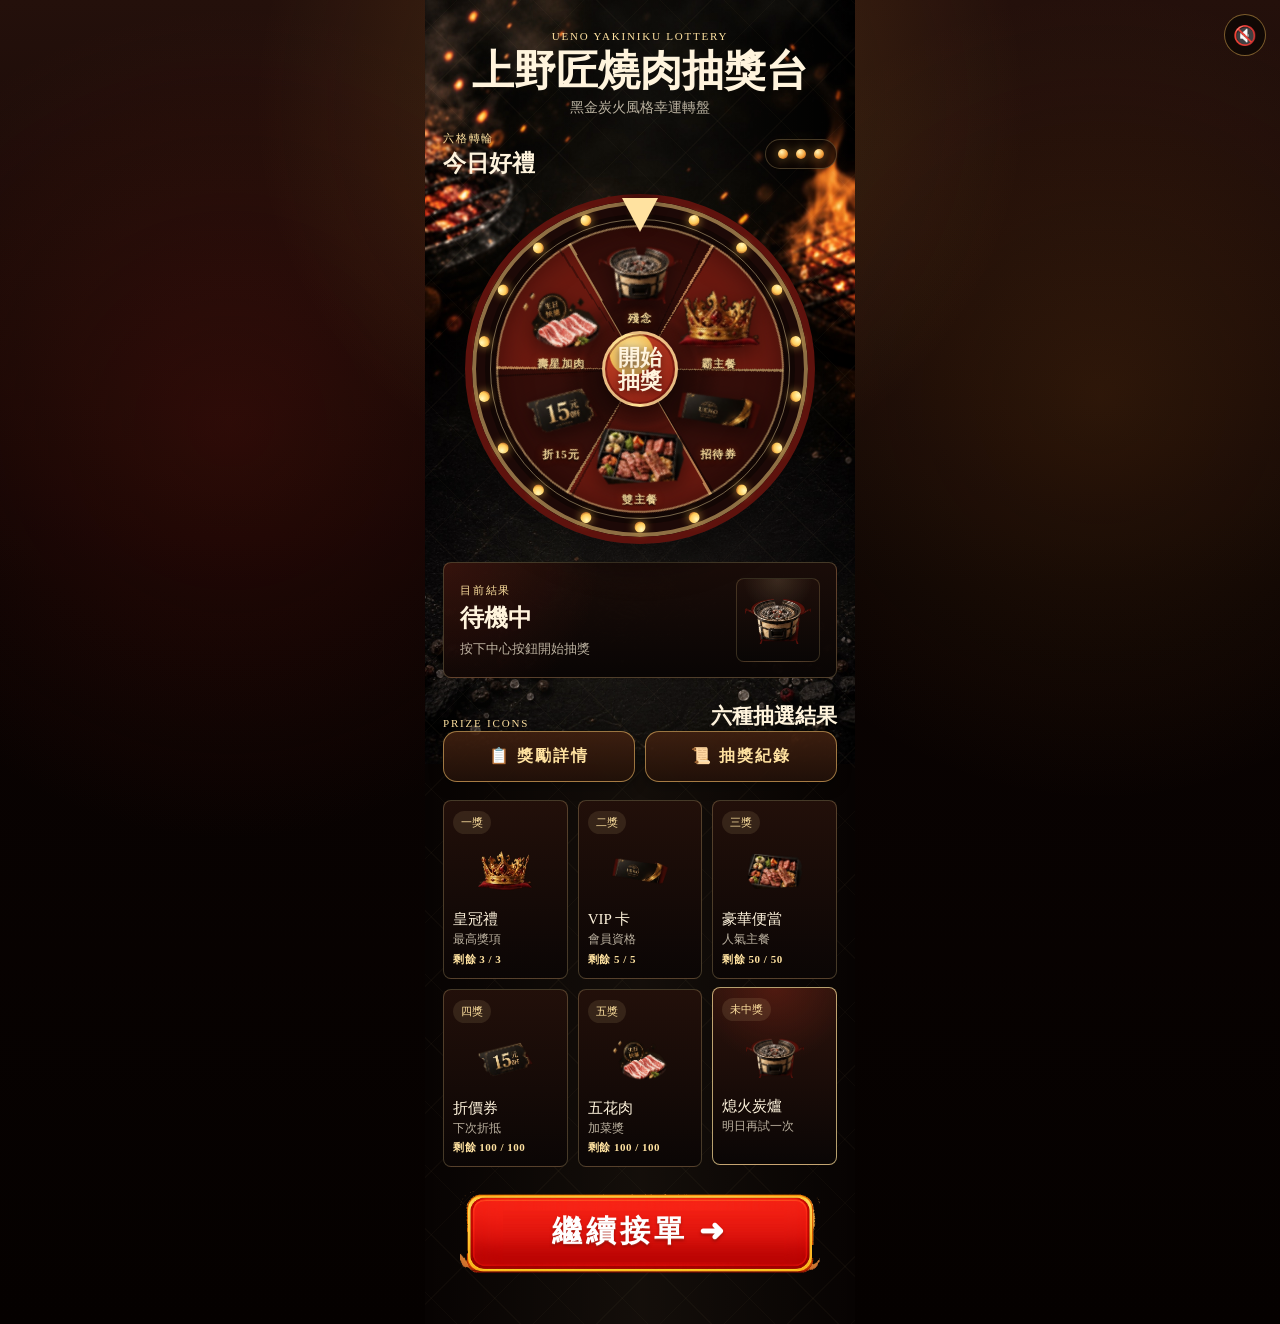
<file: slot/index.html>
<!doctype html>
<html lang="zh-Hant">
<head>
  <meta charset="utf-8" />
  <meta name="viewport" content="width=device-width, initial-scale=1, viewport-fit=cover" />
  <meta name="theme-color" content="#120705" />
  <title>上野匠燒肉幸運轉盤</title>
  <link rel="stylesheet" href="./style.css?v=26" />
</head>
<body>
  <main class="lottery-app">
    <header class="brand-bar">
      <p class="brand-bar__eyebrow">UENO YAKINIKU LOTTERY</p>
      <h1 class="brand-bar__title">上野匠燒肉抽獎台</h1>
      <p class="brand-bar__subtitle">黑金炭火風格幸運轉盤</p>
    </header>

    <section class="wheel-stage" aria-labelledby="wheelTitle">
      <div class="stage-heading">
        <div>
          <p class="stage-heading__eyebrow">六格轉輪</p>
          <h2 id="wheelTitle" class="stage-heading__title">今日好禮</h2>
        </div>
        <div class="stage-lamps" aria-hidden="true">
          <span></span>
          <span></span>
          <span></span>
        </div>
      </div>

      <div class="fortune-machine">
        <div class="wheel-head">
          <div class="wheel-bulbs" data-bulb-ring aria-hidden="true"></div>
          <div class="wheel-pointer" aria-hidden="true"></div>

          <div class="wheel-rotator" data-wheel-rotator>
            <div class="wheel-face" data-wheel-track></div>
          </div>

          <button id="spinButton" class="center-spin" type="button">
            <span>開始</span>
            <span>抽獎</span>
          </button>
        </div>

        <div class="machine-neck" aria-hidden="true"></div>
        <div class="machine-base" aria-hidden="true"></div>
      </div>
    </section>

    <section class="draw-panel" aria-labelledby="drawStatusTitle">
      <div class="draw-status">
        <div class="draw-status__copy">
          <p class="draw-status__eyebrow" id="drawStatusTitle">目前結果</p>
          <strong id="resultLabel" class="draw-status__title">待機中</strong>
          <p id="resultDetail" class="draw-status__detail">按下中心按鈕開始抽獎</p>
        </div>
        <div class="draw-status__icon">
          <img id="resultIcon" src="./assets/prizes/ember-grill.png" alt="目前結果圖示" />
        </div>
      </div>
      <p id="resultCS" class="draw-status__cs"></p>
    </section>

    <section class="prize-grid" aria-labelledby="prizeGridTitle">
      <div class="section-heading">
        <p class="section-heading__eyebrow">Prize Icons</p>
        <h2 id="prizeGridTitle" class="section-heading__title">六種抽選結果</h2>
      </div>

      <div class="detail-row">
        <button id="prizeDetailBtn" class="detail-btn" type="button">📋 獎勵詳情</button>
        <button id="historyBtn" class="detail-btn" type="button">📜 抽獎紀錄</button>
      </div>

      <div id="prizeCards" class="prize-grid__cards"></div>
    </section>

    <a class="back-to-game" href="../index.html">繼續接單 ➜</a>
  </main>

  <audio id="bgm" loop preload="auto" src="../assets/bgm.mp3"></audio>
  <button id="muteBtn" class="mute-btn" type="button" aria-label="背景音樂開關">🔊</button>
  <script src="./app.js?v=22"></script>
</body>
</html>
</file>
<file: slot/style.css>
* {
  box-sizing: border-box;
}

:root {
  --charcoal: #090403;
  --coal: #160807;
  --lacquer: #220d09;
  --lacquer-red: #8f2117;
  --deep-red: #5e120d;
  --ivory: #fff1bd;
  --gold: #dba64f;
  --gold-light: #ffe2a0;
  --gold-dark: #7a4518;
  --text: #fff4dd;
  --muted: rgba(255, 244, 221, 0.72);
  --line: rgba(255, 219, 150, 0.24);
  --page-width: min(100vw, 430px);
  --pad: 18px;
}

html,
body {
  margin: 0;
  min-height: 100%;
  background:
    radial-gradient(circle at 50% 8%, rgba(230, 156, 58, 0.2), transparent 28%),
    radial-gradient(circle at 18% 32%, rgba(120, 25, 15, 0.28), transparent 30%),
    radial-gradient(circle at 86% 30%, rgba(167, 92, 28, 0.18), transparent 28%),
    linear-gradient(180deg, #24100b 0%, #0a0302 44%, #050100 100%);
  color: var(--text);
  font-family: "BiauKai TC", "STKaiti", "Noto Serif TC", "PingFang TC", "Microsoft JhengHei", serif;
}

body {
  overflow-x: hidden;
}

button {
  font: inherit;
}

.lottery-app {
  position: relative;
  width: var(--page-width);
  min-height: 100dvh;
  margin: 0 auto;
  padding: 18px var(--pad) 28px;
  overflow: hidden;
  isolation: isolate;
  background-color: #070302;
  background-image: url("./assets/bg-fire.jpg");
  background-repeat: no-repeat;
  background-position: top center;
  background-size: 100% auto;
}

.lottery-app::before {
  content: "";
  position: absolute;
  inset: 0;
  z-index: -2;
  background:
    linear-gradient(90deg, transparent, rgba(255, 225, 160, 0.05), transparent),
    repeating-linear-gradient(
      135deg,
      transparent 0 22px,
      rgba(255, 214, 137, 0.04) 22px 23px,
      transparent 23px 45px
    );
}

.brand-bar {
  padding: 6px 2px 14px;
  text-align: center;
}

.brand-bar__eyebrow,
.stage-heading__eyebrow,
.section-heading__eyebrow,
.draw-status__eyebrow {
  margin: 0;
  color: var(--gold-light);
  font-size: 11px;
  letter-spacing: 1.8px;
  text-transform: uppercase;
}

.brand-bar__title {
  margin: 8px 0 5px;
  font-size: clamp(34px, 8vw, 42px);
  line-height: 1.04;
  font-weight: 900;
}

.brand-bar__subtitle {
  margin: 0;
  color: var(--muted);
  font-size: 14px;
}

.wheel-stage,
.draw-panel,
.prize-grid {
  position: relative;
}

.stage-heading,
.draw-status {
  display: flex;
  align-items: center;
  justify-content: space-between;
  gap: 12px;
}

.stage-heading__title,
.section-heading__title {
  margin: 5px 0 0;
  font-size: 23px;
  line-height: 1.12;
}

.stage-lamps {
  display: flex;
  gap: 8px;
  padding: 9px 12px;
  border: 1px solid var(--line);
  border-radius: 999px;
  background: rgba(14, 7, 5, 0.72);
}

.stage-lamps span {
  width: 10px;
  height: 10px;
  border-radius: 50%;
  background: radial-gradient(circle at 35% 30%, #fff5b7, #f3a13b 58%, #7e2a10);
  box-shadow: 0 0 11px rgba(255, 195, 90, 0.52);
}

.fortune-machine {
  position: relative;
  margin: 18px auto 8px;
  width: min(100%, 378px);
  min-height: auto;
}

.wheel-head {
  position: relative;
  width: min(100%, 350px);
  aspect-ratio: 1 / 1;
  margin: 0 auto;
  border-radius: 50%;
  background:
    radial-gradient(circle at 38% 28%, rgba(255, 241, 188, 0.34), transparent 9%),
    radial-gradient(circle, #32120c 0 57%, #120604 59% 100%);
  border: 7px solid var(--deep-red);
  box-shadow:
    inset 0 0 0 4px rgba(255, 214, 130, 0.5),
    inset 0 0 0 13px rgba(31, 10, 7, 0.86),
    0 20px 34px rgba(0, 0, 0, 0.42);
  z-index: 2;
}

.wheel-head::before {
  content: "";
  position: absolute;
  inset: 18px;
  border-radius: 50%;
  border: 1px solid rgba(255, 232, 171, 0.42);
  pointer-events: none;
  z-index: 5;
}

.wheel-pointer {
  position: absolute;
  top: -3px;
  left: 50%;
  width: 0;
  height: 0;
  transform: translateX(-50%);
  border-left: 18px solid transparent;
  border-right: 18px solid transparent;
  border-bottom: 0;
  border-top: 34px solid var(--gold-light);
  filter: drop-shadow(0 -5px 8px rgba(0, 0, 0, 0.42));
  z-index: 8;
}

/* 轉盤旋轉角度：可動畫的自訂屬性，供獎項圖片反向抵銷以保持永遠正立 */
@property --spin {
  syntax: "<angle>";
  inherits: true;
  initial-value: 0deg;
}

.wheel-rotator {
  position: absolute;
  inset: 24px;
  border-radius: 50%;
  overflow: hidden;
  --spin: 0deg;
  transform: rotate(0deg);
  transition: transform 2800ms cubic-bezier(0.12, 0.84, 0.2, 1),
    --spin 2800ms cubic-bezier(0.12, 0.84, 0.2, 1);
  will-change: transform;
  background:
    radial-gradient(circle, rgba(20, 6, 4, 0.55) 0 26%, transparent 40%),
    conic-gradient(
      from -30deg,
      #7c1d12 0deg 60deg,
      #3a0f0a 60deg 120deg,
      #7c1d12 120deg 180deg,
      #3a0f0a 180deg 240deg,
      #7c1d12 240deg 300deg,
      #3a0f0a 300deg 360deg
    );
  box-shadow:
    inset 0 0 0 2px rgba(255, 222, 150, 0.6),
    inset 0 0 30px rgba(20, 4, 3, 0.55);
  z-index: 2;
}

.wheel-face {
  position: absolute;
  inset: 0;
  border-radius: 50%;
  background:
    repeating-conic-gradient(from -30deg, rgba(255, 214, 138, 0.55) 0deg 1.1deg, transparent 1.1deg 60deg),
    repeating-conic-gradient(from -30deg, rgba(0, 0, 0, 0.35) 1.1deg 2deg, transparent 2deg 60deg),
    radial-gradient(circle, transparent 0 29%, rgba(22, 7, 5, 0.18) 31% 100%);
}

.wheel-prize {
  --angle: 0deg;
  position: absolute;
  left: 50%;
  top: 50%;
  width: 30%;
  display: flex;
  flex-direction: column;
  align-items: center;
  justify-content: center;
  gap: 0;
  transform: translate(-50%, -50%) rotate(var(--angle)) translateY(-100%) rotate(calc(-1 * (var(--angle) + var(--spin, 0deg))));
}

.wheel-prize img {
  width: 96%;
  aspect-ratio: 1 / 1;
  object-fit: contain;
  transform: scale(var(--wheel-scale, 1));
  filter: drop-shadow(0 6px 9px rgba(0, 0, 0, 0.42));
  user-select: none;
  -webkit-user-drag: none;
}

.wheel-prize__label {
  margin-top: -3px;
  font-weight: 800;
  font-size: 11px;
  line-height: 1;
  color: var(--gold-light);
  white-space: nowrap;
  letter-spacing: 1px;
  text-shadow: 0 1px 2px rgba(0, 0, 0, 0.95), 0 0 7px rgba(150, 50, 12, 0.6);
  pointer-events: none;
}

.wheel-bulbs {
  position: absolute;
  inset: 0;
  z-index: 7;
  pointer-events: none;
}

.wheel-bulb {
  --angle: 0deg;
  position: absolute;
  left: 50%;
  top: 50%;
  width: 11px;
  height: 11px;
  border-radius: 50%;
  background: radial-gradient(circle at 35% 28%, #fff8ba, #ffca57 55%, #9c4217 88%);
  box-shadow: 0 0 10px rgba(255, 198, 81, 0.7);
  transform: translate(-50%, -50%) rotate(var(--angle)) translateY(-158px);
}

.center-spin {
  position: absolute;
  left: 50%;
  top: 50%;
  width: 76px;
  aspect-ratio: 1 / 1;
  transform: translate(-50%, -50%);
  display: flex;
  flex-direction: column;
  align-items: center;
  justify-content: center;
  border: 3px solid rgba(255, 232, 162, 0.78);
  border-radius: 50%;
  background:
    radial-gradient(circle at 38% 28%, #fff4b4, #f4c05b 32%, #b83a21 34%, #7d170f 100%);
  color: #fff4dd;
  font-size: 22px;
  font-weight: 900;
  line-height: 1.05;
  letter-spacing: 0;
  text-shadow: 0 2px 8px rgba(40, 5, 3, 0.8);
  box-shadow:
    inset 0 0 0 2px rgba(85, 12, 8, 0.45),
    0 8px 18px rgba(0, 0, 0, 0.45);
  cursor: pointer;
  z-index: 9;
}

.center-spin:disabled {
  cursor: wait;
  filter: saturate(0.75);
}

.machine-neck {
  display: none;
  position: relative;
  width: 132px;
  height: 124px;
  margin: -22px auto 0;
  background:
    linear-gradient(90deg, #4e120d, #b52f1d 50%, #4e120d);
  clip-path: polygon(30% 0, 70% 0, 100% 100%, 0 100%);
  box-shadow: inset 0 10px 22px rgba(255, 216, 137, 0.12);
  z-index: 1;
}

.machine-base {
  display: none;
  position: relative;
  width: 100%;
  height: 34px;
  margin: -3px auto 0;
  border-radius: 999px;
  background:
    linear-gradient(180deg, #f2bd5d 0 12%, #9f2418 14% 78%, #4d0c08 100%);
  border: 1px solid rgba(255, 218, 145, 0.42);
  box-shadow:
    inset 0 4px 8px rgba(255, 224, 149, 0.18),
    0 14px 22px rgba(0, 0, 0, 0.32);
}

.draw-panel {
  margin-top: 18px;
}

.draw-status {
  padding: 15px 16px;
  border: 1px solid var(--line);
  border-radius: 8px;
  background:
    radial-gradient(circle at top left, rgba(177, 48, 27, 0.18), transparent 38%),
    linear-gradient(180deg, rgba(27, 13, 9, 0.96), rgba(9, 5, 4, 0.98));
}

.draw-status__copy {
  min-width: 0;
  flex: 1;
}

.draw-status__title {
  display: block;
  margin-top: 7px;
  font-size: 24px;
  line-height: 1.1;
}

.draw-status__detail {
  margin: 8px 0 0;
  color: var(--muted);
  font-size: 13px;
  line-height: 1.35;
}

.draw-status__icon {
  display: flex;
  align-items: center;
  justify-content: center;
  width: 84px;
  aspect-ratio: 1;
  border-radius: 8px;
  border: 1px solid rgba(255, 218, 145, 0.18);
  background:
    radial-gradient(circle at top, rgba(255, 229, 172, 0.13), transparent 38%),
    linear-gradient(180deg, rgba(31, 15, 10, 0.98), rgba(9, 6, 5, 1));
}

.draw-status__icon img {
  width: 66px;
  height: 66px;
  object-fit: contain;
}

.prize-grid {
  margin-top: 22px;
}

.section-heading {
  display: flex;
  align-items: end;
  justify-content: space-between;
}

.section-heading__title {
  font-size: 21px;
}

.prize-grid__cards {
  display: grid;
  grid-template-columns: repeat(3, minmax(0, 1fr));
  gap: 10px;
  margin-top: 14px;
}

.prize-card {
  min-height: 128px;
  padding: 10px 9px 11px;
  border: 1px solid var(--line);
  border-radius: 8px;
  background:
    linear-gradient(180deg, rgba(35, 16, 10, 0.97), rgba(11, 6, 5, 0.98));
  transition: transform 160ms ease, border-color 160ms ease, background 160ms ease;
}

.prize-card.is-active {
  border-color: rgba(255, 225, 156, 0.7);
  background:
    radial-gradient(circle at top, rgba(171, 46, 28, 0.28), transparent 40%),
    linear-gradient(180deg, rgba(45, 19, 12, 0.98), rgba(10, 6, 5, 1));
  transform: translateY(-2px);
}

.prize-card__rank {
  display: inline-flex;
  margin-bottom: 8px;
  padding: 4px 8px;
  border-radius: 999px;
  color: var(--gold-light);
  background: rgba(255, 226, 160, 0.1);
  font-size: 11px;
}

.prize-card__icon {
  display: flex;
  align-items: center;
  justify-content: center;
  height: 58px;
  margin-bottom: 10px;
}

.prize-card__icon img {
  width: 58px;
  height: 58px;
  object-fit: contain;
}

.prize-card__name {
  margin: 0;
  font-size: 15px;
  line-height: 1.2;
}

.prize-card__note {
  margin: 4px 0 0;
  color: var(--muted);
  font-size: 12px;
  line-height: 1.3;
}

@media (max-width: 380px) {
  .lottery-app {
    padding-inline: 14px;
  }

  .fortune-machine {
    min-height: auto;
  }

  .wheel-head {
    width: min(100%, 326px);
  }

  .wheel-bulb {
    transform: translate(-50%, -50%) rotate(var(--angle)) translateY(-146px);
  }

  .center-spin {
    width: 68px;
    font-size: 17px;
  }

  .prize-grid__cards {
    gap: 8px;
  }

  .prize-card {
    min-height: 122px;
    padding-inline: 8px;
  }
}

@media (min-width: 720px) {
  .lottery-app {
    padding-top: 24px;
    padding-bottom: 42px;
  }
}

/* === 整合：版面修正 + 返回按鈕 + 客服提示 + 背景音樂開關 === */
.lottery-app { min-height: auto; }
.lottery-app::before {
  background:
    linear-gradient(90deg, transparent, rgba(255, 225, 160, 0.05), transparent),
    repeating-linear-gradient(135deg, transparent 0 22px, rgba(255, 214, 137, 0.028) 22px 23px, transparent 23px 45px),
    repeating-linear-gradient(45deg, transparent 0 22px, rgba(255, 214, 137, 0.028) 22px 23px, transparent 23px 45px);
}
.draw-status__cs {
  margin: 14px 0 0; padding: 12px 14px; border-radius: 12px;
  background: linear-gradient(180deg, rgba(219, 166, 79, 0.18), rgba(219, 166, 79, 0.08));
  border: 1px solid rgba(255, 226, 160, 0.5);
  color: var(--gold-light); font-size: 15px; font-weight: 700; line-height: 1.55;
  text-align: center; letter-spacing: 1px;
}
.draw-status__cs:empty { display: none; }
.back-to-game {
  display: flex; align-items: center; justify-content: center;
  width: 100%; max-width: 360px; aspect-ratio: 1100 / 272; margin: 20px auto 6px;
  background: url("./assets/btn_continue.png") center / contain no-repeat;
  text-decoration: none; color: #fff; font-size: 30px; font-weight: 900; letter-spacing: 4px;
  text-shadow: 0 2px 3px rgba(110, 8, 0, 0.55), 0 1px 0 rgba(255, 205, 160, 0.25);
}
.back-to-game:active { transform: translateY(2px); }
.mute-btn {
  position: fixed; top: 14px; right: 14px; z-index: 9999;
  width: 42px; height: 42px; border-radius: 50%;
  border: 1px solid rgba(214, 162, 77, 0.55); background: rgba(10, 6, 3, 0.72);
  color: var(--gold-light); font-size: 19px; line-height: 1; cursor: pointer;
  display: flex; align-items: center; justify-content: center; -webkit-tap-highlight-color: transparent;
}
.mute-btn:active { transform: scale(0.92); }

/* === 獎勵詳情 + 剩餘數量 === */
.prize-card__stock { margin: 4px 0 0; font-size: 11px; font-weight: 800; color: var(--gold-light); letter-spacing: 0.5px; }
.prize-card__stock.is-out { color: #ff7a5a; }

.detail-btn {
  display: block; width: 100%; margin: 2px 0 18px; padding: 14px;
  border: 1.5px solid rgba(255, 201, 112, 0.55); border-radius: 14px;
  background: linear-gradient(180deg, rgba(64, 32, 16, 0.92), rgba(34, 17, 9, 0.92));
  color: var(--gold-light); font-size: 16px; font-weight: 800; letter-spacing: 2px;
  cursor: pointer; box-shadow: 0 4px 14px rgba(0, 0, 0, 0.35); -webkit-tap-highlight-color: transparent;
}
.detail-btn:active { transform: translateY(1px); }

.prize-detail {
  position: fixed; inset: 0; z-index: 300; display: none;
  align-items: center; justify-content: center;
  background: rgba(8, 4, 3, 0.82); padding: 16px; box-sizing: border-box;
}
.prize-detail.open { display: flex; }
.prize-detail .pd-box {
  position: relative; width: 100%; max-width: 520px; max-height: 86vh; overflow-y: auto;
  -webkit-overflow-scrolling: touch;
  background: linear-gradient(180deg, #26140d, #160a07);
  border: 1.5px solid rgba(255, 201, 112, 0.5); border-radius: 20px;
  padding: 22px 16px 16px; box-shadow: 0 24px 60px rgba(0, 0, 0, 0.6);
}
.prize-detail .pd-title {
  font-size: 24px; font-weight: 900; color: var(--gold-light); text-align: center;
  letter-spacing: 3px; margin: 0 0 14px; text-shadow: 0 2px 0 #5a1c0a;
}
.prize-detail .pd-close {
  position: absolute; top: 12px; right: 14px; width: 34px; height: 34px;
  border: none; border-radius: 50%; background: rgba(255, 255, 255, 0.1);
  color: var(--gold-light); font-size: 22px; line-height: 1; cursor: pointer;
}
.prize-detail .pd-item {
  display: flex; gap: 12px; align-items: center;
  padding: 12px 4px; border-bottom: 1px solid rgba(255, 201, 112, 0.13);
}
.prize-detail .pd-item:last-child { border-bottom: none; }
.prize-detail .pd-item > img {
  width: 56px; height: 56px; flex: 0 0 56px; object-fit: contain;
  filter: drop-shadow(0 4px 6px rgba(0, 0, 0, 0.5));
}
.prize-detail .pd-info { flex: 1; min-width: 0; }
.prize-detail .pd-head { display: flex; align-items: center; gap: 8px; margin-bottom: 3px; }
.prize-detail .pd-rank {
  font-size: 12px; font-weight: 800; color: #3a1c08;
  background: linear-gradient(180deg, #ffd98a, #e0a64e); padding: 2px 8px; border-radius: 8px;
}
.prize-detail .pd-head b { font-size: 17px; color: #fff3dd; }
.prize-detail .pd-reward { font-size: 13px; line-height: 1.5; color: #e8d4b4; margin: 0 0 7px; }
.prize-detail .pd-stock { display: flex; justify-content: space-between; font-size: 12.5px; color: #caa97e; margin-bottom: 4px; }
.prize-detail .pd-left { font-weight: 800; color: var(--gold-light); }
.prize-detail .pd-left.is-out { color: #ff7a5a; }
.prize-detail .pd-bar { height: 6px; border-radius: 6px; background: rgba(255, 255, 255, 0.1); overflow: hidden; }
.prize-detail .pd-bar > i { display: block; height: 100%; border-radius: 6px; background: linear-gradient(90deg, #e0a64e, #ffd98a); }
.prize-detail .pd-foot { margin: 14px 2px 2px; font-size: 11.5px; color: #9c8059; text-align: center; line-height: 1.5; }

/* 兩顆按鈕並排（獎勵詳情 / 抽獎紀錄）*/
.detail-row { display: flex; gap: 10px; margin: 2px 0 18px; }
.detail-row .detail-btn { margin: 0; flex: 1; }

/* 抽獎紀錄清單 */
.hist-item { display: flex; gap: 12px; align-items: center; padding: 11px 4px; border-bottom: 1px solid rgba(255, 201, 112, 0.13); }
.hist-item:last-child { border-bottom: none; }
.hist-item > img { width: 44px; height: 44px; flex: 0 0 44px; object-fit: contain; filter: drop-shadow(0 3px 5px rgba(0, 0, 0, 0.5)); }
.hist-info { display: flex; flex-direction: column; gap: 2px; }
.hist-date { font-size: 13px; color: #caa97e; }
.hist-prize { font-size: 16px; font-weight: 800; color: var(--gold-light); }
.hist-prize.is-miss { color: #9c8059; font-weight: 600; }
.hist-empty { text-align: center; color: #9c8059; font-size: 15px; padding: 34px 0; line-height: 1.9; }

/* 中獎兌換碼 */
.redeem-code {
  display: inline-block; margin: 4px 0; padding: 5px 14px;
  font-family: ui-monospace, "SF Mono", Menlo, monospace; font-size: 21px; font-weight: 800; letter-spacing: 2px;
  color: #fff3dd; background: rgba(0, 0, 0, 0.35);
  border: 1px dashed rgba(255, 201, 112, 0.65); border-radius: 9px;
}
.draw-status__cs small { display: inline-block; margin-top: 7px; font-size: 12.5px; font-weight: 600; opacity: 0.92; }
.hist-code { font-family: ui-monospace, Menlo, monospace; font-size: 12px; color: #caa97e; letter-spacing: 1px; margin-top: 1px; }
.hist-countdown { font-size: 12px; color: #6fcf97; letter-spacing: 0.5px; margin-top: 2px; font-variant-numeric: tabular-nums; }
.hist-countdown.expired { color: #ff7a5a; font-weight: 800; letter-spacing: 1px; }
.prize-detail .pd-validity { margin: 16px 2px 2px; font-size: 13.5px; font-weight: 800; color: #ffce5e; text-align: center; letter-spacing: 0.5px; }

/* 使用按鈕 / 已使用 */
.hist-action { margin-left: auto; flex: 0 0 auto; padding-left: 8px; }
.hist-use-btn {
  padding: 8px 18px; border: none; border-radius: 11px;
  background: linear-gradient(180deg, #ffd98a, #e0a64e); color: #3a1c08;
  font-size: 15px; font-weight: 800; letter-spacing: 1px; cursor: pointer;
  box-shadow: 0 3px 0 #8a5a1e; -webkit-tap-highlight-color: transparent;
}
.hist-use-btn:active { transform: translateY(2px); box-shadow: 0 1px 0 #8a5a1e; }
.hist-used { font-size: 13px; font-weight: 800; color: #6fcf97; white-space: nowrap; }
.hist-item.is-used { opacity: 0.6; }
.hist-used-time { font-size: 11px; color: #9c8059; margin-top: 1px; }

/* 確定要使用？對話框 */
.confirm-dialog { position: fixed; inset: 0; z-index: 400; display: none; align-items: center; justify-content: center; background: rgba(8, 4, 3, 0.78); padding: 24px; box-sizing: border-box; }
.confirm-dialog.open { display: flex; }
.confirm-dialog .cd-box { width: 100%; max-width: 360px; background: linear-gradient(180deg, #26140d, #160a07); border: 1.5px solid rgba(255, 201, 112, 0.5); border-radius: 18px; padding: 28px 22px 20px; text-align: center; box-shadow: 0 20px 50px rgba(0, 0, 0, 0.6); }
.confirm-dialog .cd-msg { margin: 0 0 8px; font-size: 23px; font-weight: 900; color: #ffce5e; letter-spacing: 2px; }
.confirm-dialog .cd-sub { margin: 0 0 22px; font-size: 14px; color: #e8d4b4; line-height: 1.5; }
.confirm-dialog .cd-sub:empty { display: none; }
.confirm-dialog .cd-actions { display: flex; gap: 12px; }
.confirm-dialog .cd-actions button { flex: 1; padding: 13px; border: none; border-radius: 12px; font-size: 17px; font-weight: 800; letter-spacing: 2px; cursor: pointer; -webkit-tap-highlight-color: transparent; }
.confirm-dialog .cd-cancel { background: rgba(255, 255, 255, 0.12); color: #e8d4b4; }
.confirm-dialog .cd-ok { background: linear-gradient(180deg, #ffd98a, #e0a64e); color: #3a1c08; box-shadow: 0 4px 0 #8a5a1e; }
.confirm-dialog .cd-ok:active { transform: translateY(2px); box-shadow: 0 2px 0 #8a5a1e; }
</file>
